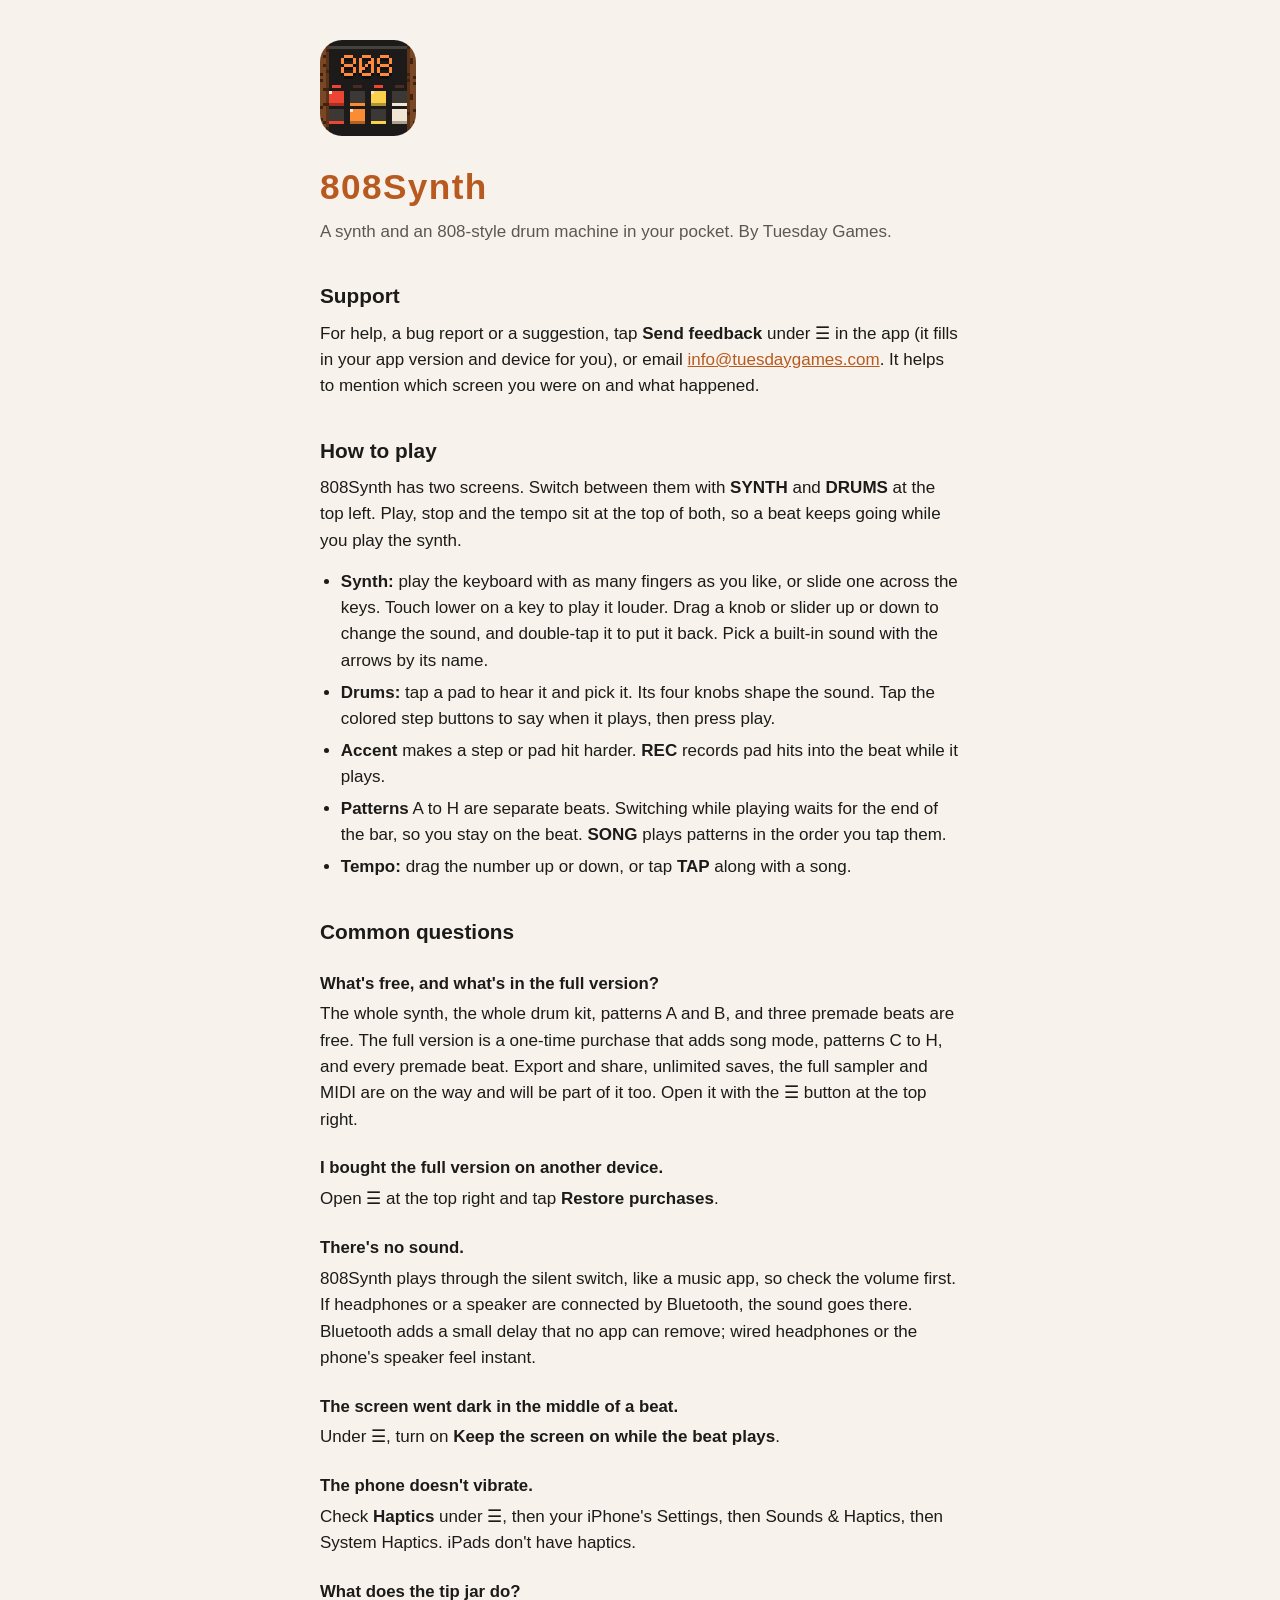
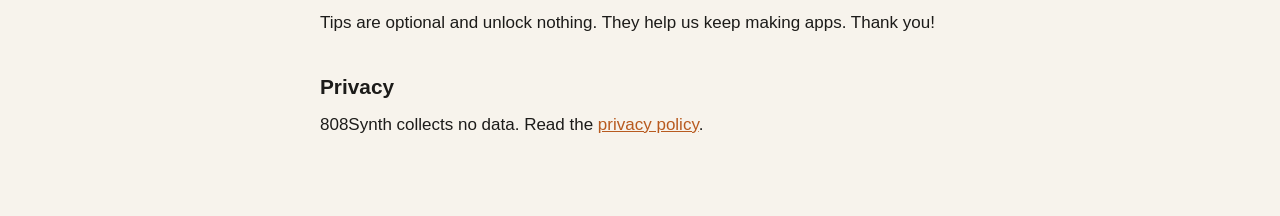
<file: docs/index.html>
<!doctype html>
<html lang="en">
<head>
<meta charset="utf-8">
<meta name="viewport" content="width=device-width, initial-scale=1">
<title>808Synth: Support</title>
<link rel="stylesheet" href="style.css">
</head>
<body>
<main>
  <img class="icon" src="icon.png" alt="">
  <h1>808Synth</h1>
  <p class="date">A synth and an 808-style drum machine in your pocket. By Tuesday Games.</p>

  <h2>Support</h2>
  <p>For help, a bug report or a suggestion, tap <strong>Send feedback</strong> under ☰ in the app (it fills in your app version and device for you), or email <a href="mailto:info@tuesdaygames.com">info@tuesdaygames.com</a>. It helps to mention which screen you were on and what happened.</p>

  <h2>How to play</h2>
  <p>808Synth has two screens. Switch between them with <strong>SYNTH</strong> and <strong>DRUMS</strong> at the top left. Play, stop and the tempo sit at the top of both, so a beat keeps going while you play the synth.</p>
  <ul>
    <li><strong>Synth:</strong> play the keyboard with as many fingers as you like, or slide one across the keys. Touch lower on a key to play it louder. Drag a knob or slider up or down to change the sound, and double-tap it to put it back. Pick a built-in sound with the arrows by its name.</li>
    <li><strong>Drums:</strong> tap a pad to hear it and pick it. Its four knobs shape the sound. Tap the colored step buttons to say when it plays, then press play.</li>
    <li><strong>Accent</strong> makes a step or pad hit harder. <strong>REC</strong> records pad hits into the beat while it plays.</li>
    <li><strong>Patterns</strong> A to H are separate beats. Switching while playing waits for the end of the bar, so you stay on the beat. <strong>SONG</strong> plays patterns in the order you tap them.</li>
    <li><strong>Tempo:</strong> drag the number up or down, or tap <strong>TAP</strong> along with a song.</li>
  </ul>

  <h2>Common questions</h2>

  <h3>What's free, and what's in the full version?</h3>
  <p>The whole synth, the whole drum kit, patterns A and B, and three premade beats are free. The full version is a one-time purchase that adds song mode, patterns C to H, and every premade beat. Export and share, unlimited saves, the full sampler and MIDI are on the way and will be part of it too. Open it with the ☰ button at the top right.</p>

  <h3>I bought the full version on another device.</h3>
  <p>Open ☰ at the top right and tap <strong>Restore purchases</strong>.</p>

  <h3>There's no sound.</h3>
  <p>808Synth plays through the silent switch, like a music app, so check the volume first. If headphones or a speaker are connected by Bluetooth, the sound goes there. Bluetooth adds a small delay that no app can remove; wired headphones or the phone's speaker feel instant.</p>

  <h3>The screen went dark in the middle of a beat.</h3>
  <p>Under ☰, turn on <strong>Keep the screen on while the beat plays</strong>.</p>

  <h3>The phone doesn't vibrate.</h3>
  <p>Check <strong>Haptics</strong> under ☰, then your iPhone's Settings, then Sounds &amp; Haptics, then System Haptics. iPads don't have haptics.</p>

  <h3>What does the tip jar do?</h3>
  <p>Tips are optional and unlock nothing. They help us keep making apps. Thank you!</p>

  <h2>Privacy</h2>
  <p>808Synth collects no data. Read the <a href="privacy.html">privacy policy</a>.</p>
</main>
</body>
</html>
</file>
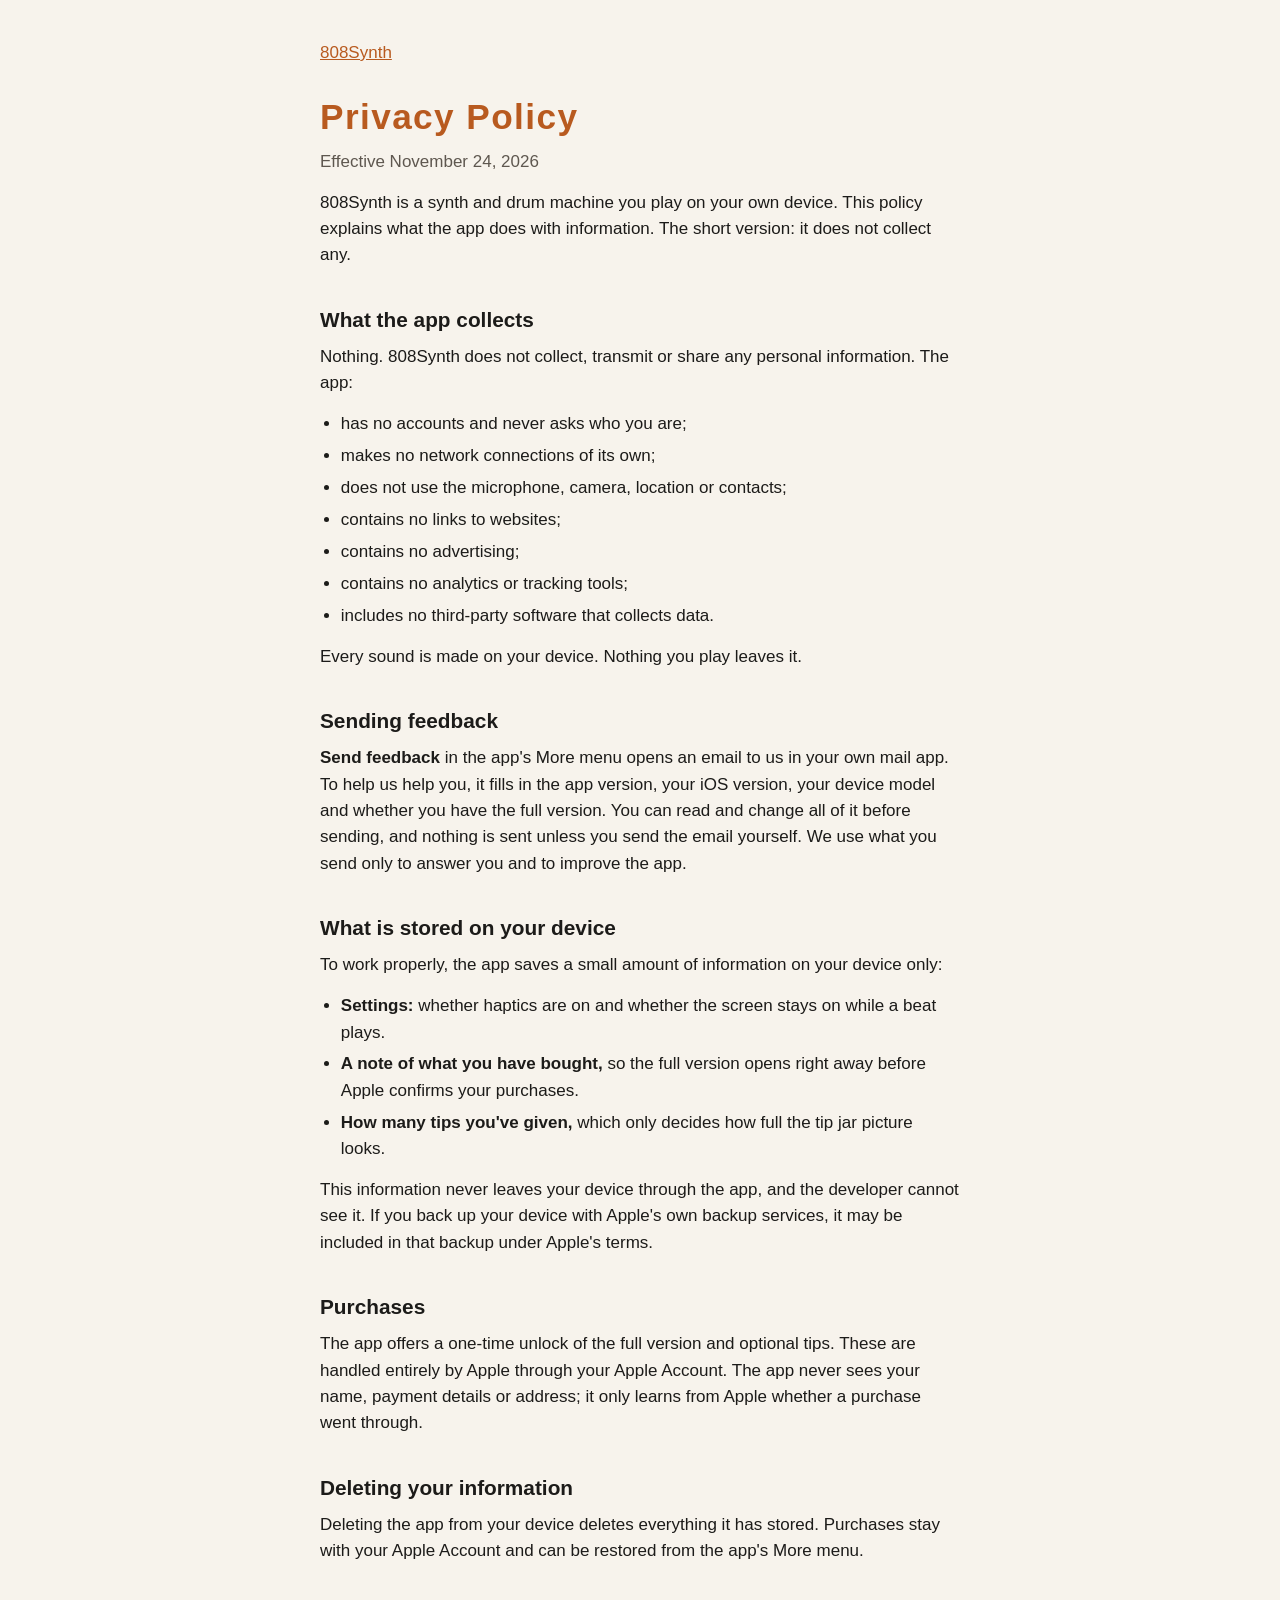
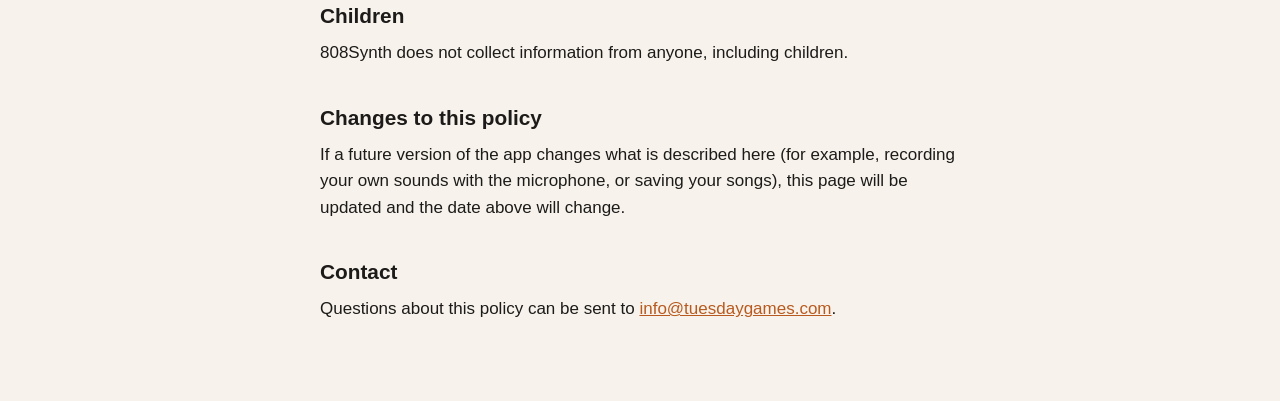
<file: docs/privacy.html>
<!doctype html>
<html lang="en">
<head>
<meta charset="utf-8">
<meta name="viewport" content="width=device-width, initial-scale=1">
<title>808Synth: Privacy Policy</title>
<link rel="stylesheet" href="style.css">
</head>
<body>
<main>
  <p class="back"><a href="index.html">808Synth</a></p>
  <h1>Privacy Policy</h1>
  <p class="date">Effective November 24, 2026</p>

  <p>808Synth is a synth and drum machine you play on your own device. This policy explains what the app does with information. The short version: it does not collect any.</p>

  <h2>What the app collects</h2>
  <p>Nothing. 808Synth does not collect, transmit or share any personal information. The app:</p>
  <ul>
    <li>has no accounts and never asks who you are;</li>
    <li>makes no network connections of its own;</li>
    <li>does not use the microphone, camera, location or contacts;</li>
    <li>contains no links to websites;</li>
    <li>contains no advertising;</li>
    <li>contains no analytics or tracking tools;</li>
    <li>includes no third-party software that collects data.</li>
  </ul>
  <p>Every sound is made on your device. Nothing you play leaves it.</p>

  <h2>Sending feedback</h2>
  <p><strong>Send feedback</strong> in the app's More menu opens an email to us in your own mail app. To help us help you, it fills in the app version, your iOS version, your device model and whether you have the full version. You can read and change all of it before sending, and nothing is sent unless you send the email yourself. We use what you send only to answer you and to improve the app.</p>

  <h2>What is stored on your device</h2>
  <p>To work properly, the app saves a small amount of information on your device only:</p>
  <ul>
    <li><strong>Settings:</strong> whether haptics are on and whether the screen stays on while a beat plays.</li>
    <li><strong>A note of what you have bought,</strong> so the full version opens right away before Apple confirms your purchases.</li>
    <li><strong>How many tips you've given,</strong> which only decides how full the tip jar picture looks.</li>
  </ul>
  <p>This information never leaves your device through the app, and the developer cannot see it. If you back up your device with Apple's own backup services, it may be included in that backup under Apple's terms.</p>

  <h2>Purchases</h2>
  <p>The app offers a one-time unlock of the full version and optional tips. These are handled entirely by Apple through your Apple Account. The app never sees your name, payment details or address; it only learns from Apple whether a purchase went through.</p>

  <h2>Deleting your information</h2>
  <p>Deleting the app from your device deletes everything it has stored. Purchases stay with your Apple Account and can be restored from the app's More menu.</p>

  <h2>Children</h2>
  <p>808Synth does not collect information from anyone, including children.</p>

  <h2>Changes to this policy</h2>
  <p>If a future version of the app changes what is described here (for example, recording your own sounds with the microphone, or saving your songs), this page will be updated and the date above will change.</p>

  <h2>Contact</h2>
  <p>Questions about this policy can be sent to <a href="mailto:info@tuesdaygames.com">info@tuesdaygames.com</a>.</p>
</main>
</body>
</html>
</file>
<file: docs/style.css>
/* 808Synth support and privacy pages. Same layout as Skate's, in the app's
   colors: dark panel, cream text, orange accent. */
:root {
  --accent: #b85a1f;
  --text: #1c1b19;
  --muted: #5e574f;
  --bg: #f7f3ec;
}

@media (prefers-color-scheme: dark) {
  :root {
    --accent: #ff8a3d;
    --text: #f0e6d4;
    --muted: #b8ae9c;
    --bg: #1c1b19;
  }
}

body {
  margin: 0;
  background: var(--bg);
  color: var(--text);
  font: 17px/1.55 -apple-system, BlinkMacSystemFont, "Avenir Next", "Segoe UI", sans-serif;
}

main {
  max-width: 40rem;
  margin: 0 auto;
  padding: 2.5rem 1rem 4rem;
}

h1 {
  margin: 0 0 0.25rem;
  font-size: 2.2rem;
  letter-spacing: 0.04em;
  color: var(--accent);
}

h2 {
  margin: 2.2rem 0 0.5rem;
  font-size: 1.3rem;
}

h3 {
  margin: 1.4rem 0 0.3rem;
  font-size: 1.05rem;
}

p,
ul {
  margin: 0 0 0.9rem;
}

ul {
  padding-left: 1.3rem;
}

li {
  margin-bottom: 0.35rem;
}

a {
  color: var(--accent);
}

.date,
.back {
  color: var(--muted);
}

.back {
  margin-bottom: 1.5rem;
}

.icon {
  width: 96px;
  height: 96px;
  border-radius: 22px;
  image-rendering: pixelated;
  margin-bottom: 1rem;
}
</file>
